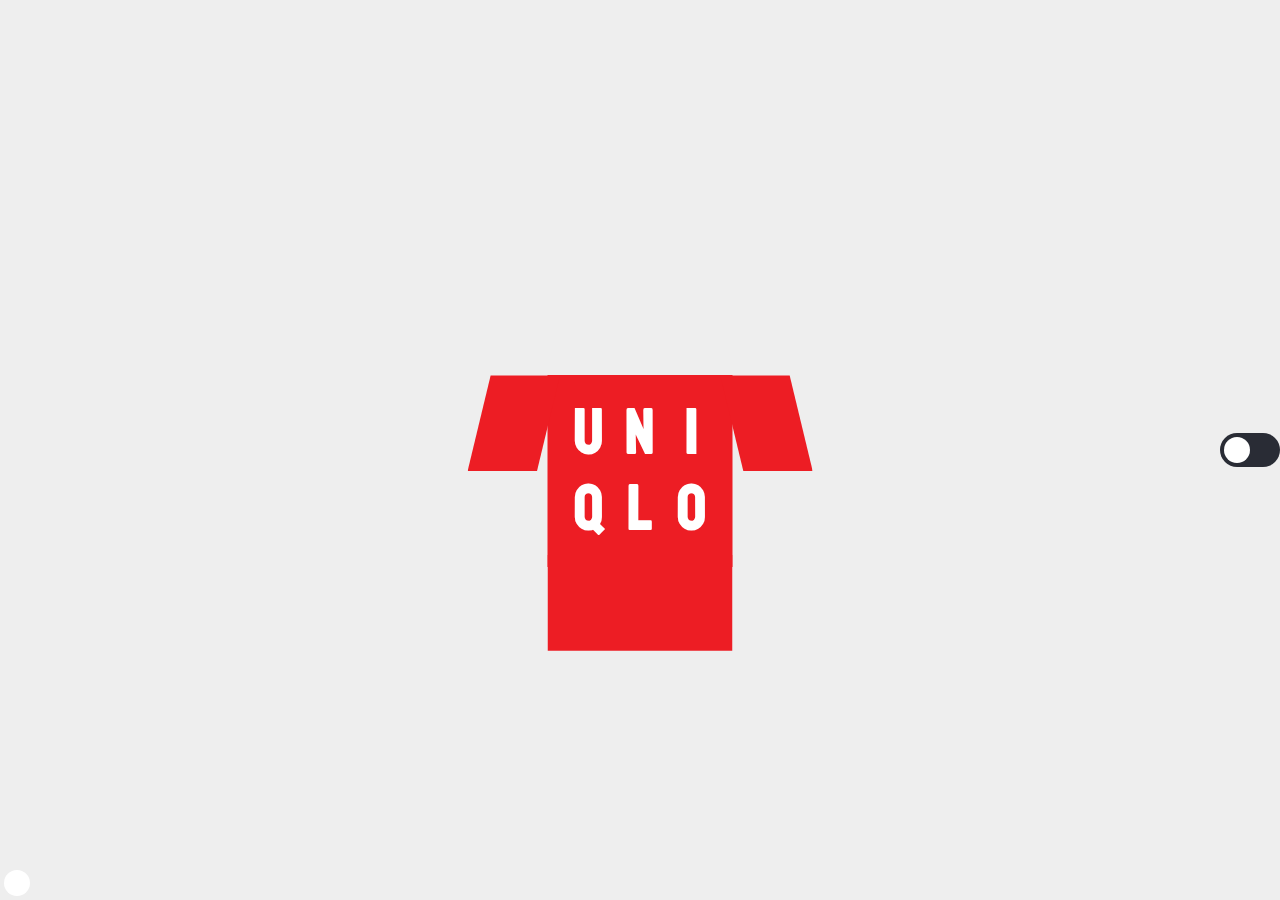
<file: opdracht1/index.html>
<!doctype html>
<html lang="nl">

<head>
	<meta charset="UTF-8">
	<meta name="author" content="Balinh Khoang">
	<meta name="viewport" content="width=device-width, initial-scale=1">

	<title>Opdracht 1: Brand Animation - Frontend voor Designers</title>

	<link rel="preconnect" href="https://fonts.googleapis.com">
	<link rel="preconnect" href="https://fonts.gstatic.com" crossorigin>
	<link href="https://fonts.googleapis.com/css2?family=Koulen&display=swap" rel="stylesheet">

	<link href="styles/style.css" rel="stylesheet">
	<link rel="icon" type="image/svg+xml" href="images/favicon.svg">
</head>

<body>
	<h1>
		<span>U</span>
		<span>n</span>
		<span>i</span>
		<span>o</span> <!-- Dit moet eigen de letter 'Q' zijn, maar voor de animatie is het de letter 'O'-->
		<span>L</span>
		<span>o</span>
	</h1>

	<div>
		<label for="checkbox">
			<input type="checkbox" id="checkbox"/>
			<div></div>
		</label>
	</div>

	<script src="scripts/script.js"></script>
</body>

</html>
</file>
<file: opdracht1/styles/style.css>
/* CSS Document */

/**************/
/* CSS REMEDY */
/**************/
*,
*::after,
*::before {
	box-sizing: border-box;
}

button,
summary {
	cursor: pointer;
}

/*********************/
/* CUSTOM PROPERTIES */
/*********************/
:root {
	/* startje */
	--color-text: #111;
	--color-background: #eee;

	--uniqloRed: #ED1D24;
	--fontWhite: #FFFFFF;

	--animation1s: 1s;

	--fillForward: forwards;
	--fillBackward: backwards;

	--legeContent: "";
}

[data-theme="dark"] {
	--color-background: #292C35;
}


/****************/
/* JOUW STYLING */
/****************/
body {
	color: var(--color-text);
	background-color: var(--color-background);
	transition: .5s;
}

/* jouw code */

/*************/
/* DARK MODE */
/*************/
@media (prefers-color-scheme: dark) {
	:root {
		--color-text: #eee;
		--color-background: #292C35;
	}
}

div:first-of-type {
	display: flex;
	align-items: center;
	justify-content: flex-end;
}

label {
	position: relative;
	height: 34px;
	width: 60px;
}

input {
	display: none;
}

div:last-of-type {
	cursor: pointer;
	position: absolute;
	top: 0;
	right: 0;
	bottom: 0;
	left: 0;
	transition: .5s;
	border-radius: 34px;
}

div:last-of-type::before {
	content: var(--legeContent);
	background-color: var(--fontWhite);
	border-radius: 50%;
	position: absolute;
	left: 4px;
	bottom: 4px;
	width: 26px;
	height: 26px;
	transition: .5s;
}

input:not(:checked)+div:last-of-type {
	background-color: #292C35;
}

input:checked+div:last-of-type {
	background-color: #66bb6a;
}

input:checked+div:last-of-type::before {
	transform: translateX(26px);
}


/***************/
/* UNIQLO LOGO */
/***************/

h1 {
	color: var(--fontWhite);
	background-color: var(--uniqloRed);
	font-family: 'Koulen', 'Arial Narrow', Arial, sans-serif;

	position: absolute;
	display: flex;
	flex-wrap: wrap;
	left: 50%;
	top: 50%;
	transform: translate(-50%, -50%);
	padding: 0 15px 0 15px;
}

/***************/
/* LINKER MOUW */
/***************/
h1::before {
	content: var(--legeContent);
	background-color: var(--uniqloRed);
	clip-path: polygon(25% 0%, 100% 0%, 75% 100%, 0 100%);

	position: absolute;
	left: -2.5em;
	width: 50%;
	height: 50%;

	animation-name: leftFold;
	animation-delay: .5s;
	animation-duration: var(--animation1s);
	animation-fill-mode: var(--fillForward);
	animation-timing-function: ease-out;
	transform-origin: right;
}

@keyframes leftFold {
	0% {
		transform: rotateY(0);
	}

	100% {
		transform: rotateY(90deg);
	}
}


/****************/
/* RECHTER MOUW	*/
/****************/
h1::after {
	content: var(--legeContent);
	background-color: var(--uniqloRed);
	clip-path: polygon(0 0, 75% 0, 100% 100%, 25% 100%);

	position: absolute;
	left: 5.4em;
	width: 50%;
	height: 50%;

	animation-name: rightFold;
	animation-delay: .5s;
	animation-duration: var(--animation1s);
	animation-fill-mode: var(--fillForward);
	animation-timing-function: ease-out;
	transform-origin: left;
}

@keyframes rightFold {
	0% {
		transform: rotateY(0);
	}

	100% {
		transform: rotateY(90deg);
	}
}


/*******************/
/* ONDERKANT SHIRT */
/*******************/
span:nth-of-type(5)::before {
	content: var(--legeContent);
	background-color: var(--uniqloRed);
	clip-path: polygon(100% 0%, 100% 100%, 0 100%, 0 0);

	position: absolute;
	left: 0;
	bottom: -1.3em;
	width: 100%;
	height: 50%;

	animation-name: bottomFold;
	animation-delay: .5s;
	animation-duration: var(--animation1s);
	animation-fill-mode: var(--fillForward);
	animation-timing-function: ease-out;
	transform-origin: top;
}

@keyframes bottomFold {
	0% {
		transform: rotateX(0);
	}

	100% {
		transform: rotateX(90deg);
	}
}


/******************/
/* UNIQLO LETTERS */
/******************/
span {
	flex: 0 0 33.333333%;
	text-align: center;
	font-size: 2em;
}

/* ruimte tussen de letters horizontaal verminderen */
span:first-of-type,
:nth-of-type(2),
:nth-of-type(3) {
	margin-bottom: -40px;
}


/************/
/* LETTER U */
/************/
span:first-of-type {
	animation-name: uMove;
	animation-delay: 1.5s;
	animation-duration: var(--animation1s);
	animation-fill-mode: var(--fillBackward);
}

@keyframes uMove {
	0% {
		transform: translateX(.8em);
		opacity: 0;
	}

	100% {
		transform: translateX(0)
	}
}


/************/
/* LETTER N */
/************/
span:nth-of-type(2) {
	animation-name: nGone;
	animation-delay: 1.5s;
	animation-duration: .5s;
	animation-fill-mode: var(--fillBackward);
}

@keyframes nGone {
	0% {
		opacity: 0;
	}

	50% {
		opacity: .5;
	}

	100% {
		opacity: 1;
	}
}


/************/
/* LETTER I */
/************/
span:nth-of-type(3) {
	animation-name: iMove;
	animation-delay: 1.5s;
	animation-duration: var(--animation1s);
	animation-fill-mode: var(--fillBackward);
}

@keyframes iMove {
	0% {
		transform: translateX(-.91em);
	}

	50% {
		opacity: 1;
	}

	100% {
		transform: translateX(0)
	}
}


/************/
/* LETTER Q */
/************/
span:nth-of-type(4) {
	animation-name: qMove;
	animation-delay: 1.5s;
	animation-duration: var(--animation1s);
	animation-fill-mode: var(--fillBackward);
}

@keyframes qMove {
	0% {
		transform: translateX(.8em);
		opacity: 0;
	}

	50% {
		opacity: 1;
	}

	100% {
		transform: translateX(0)
	}
}


/*******************/
/* LETTER Q STAART */
/*******************/
span:nth-of-type(4)::after {
	content: var(--legeContent);
	background-color: var(--fontWhite);
	clip-path: polygon(50% 0%, 100% 50%, 50% 100%, 0% 50%);

	position: absolute;
	top: 2.3em;
	left: .7em;
	width: .2em;
	height: .2em;

	animation-name: qTail;
	animation-delay: 2.5s;
	animation-duration: .5s;
	animation-fill-mode: var(--fillBackward);
	animation-timing-function: ease-in;
}

@keyframes qTail {
	0% {
		transform: translate(-5px, -5.5px);
		opacity: 0;
	}

	50% {
		opacity: 1;
	}

	100% {
		transform: translate(.1px, .1px)
	}
}


/************/
/* LETTER O */
/************/
span:last-of-type {
	animation-name: oMove;
	animation-delay: 1.5s;
	animation-duration: var(--animation1s);
	animation-fill-mode: var(--fillBackward);
}

@keyframes oMove {
	0% {
		transform: translateX(-.8em);
		opacity: 0;
	}

	50% {
		opacity: 1;
	}

	100% {
		transform: translateX(0)
	}
}
</file>
